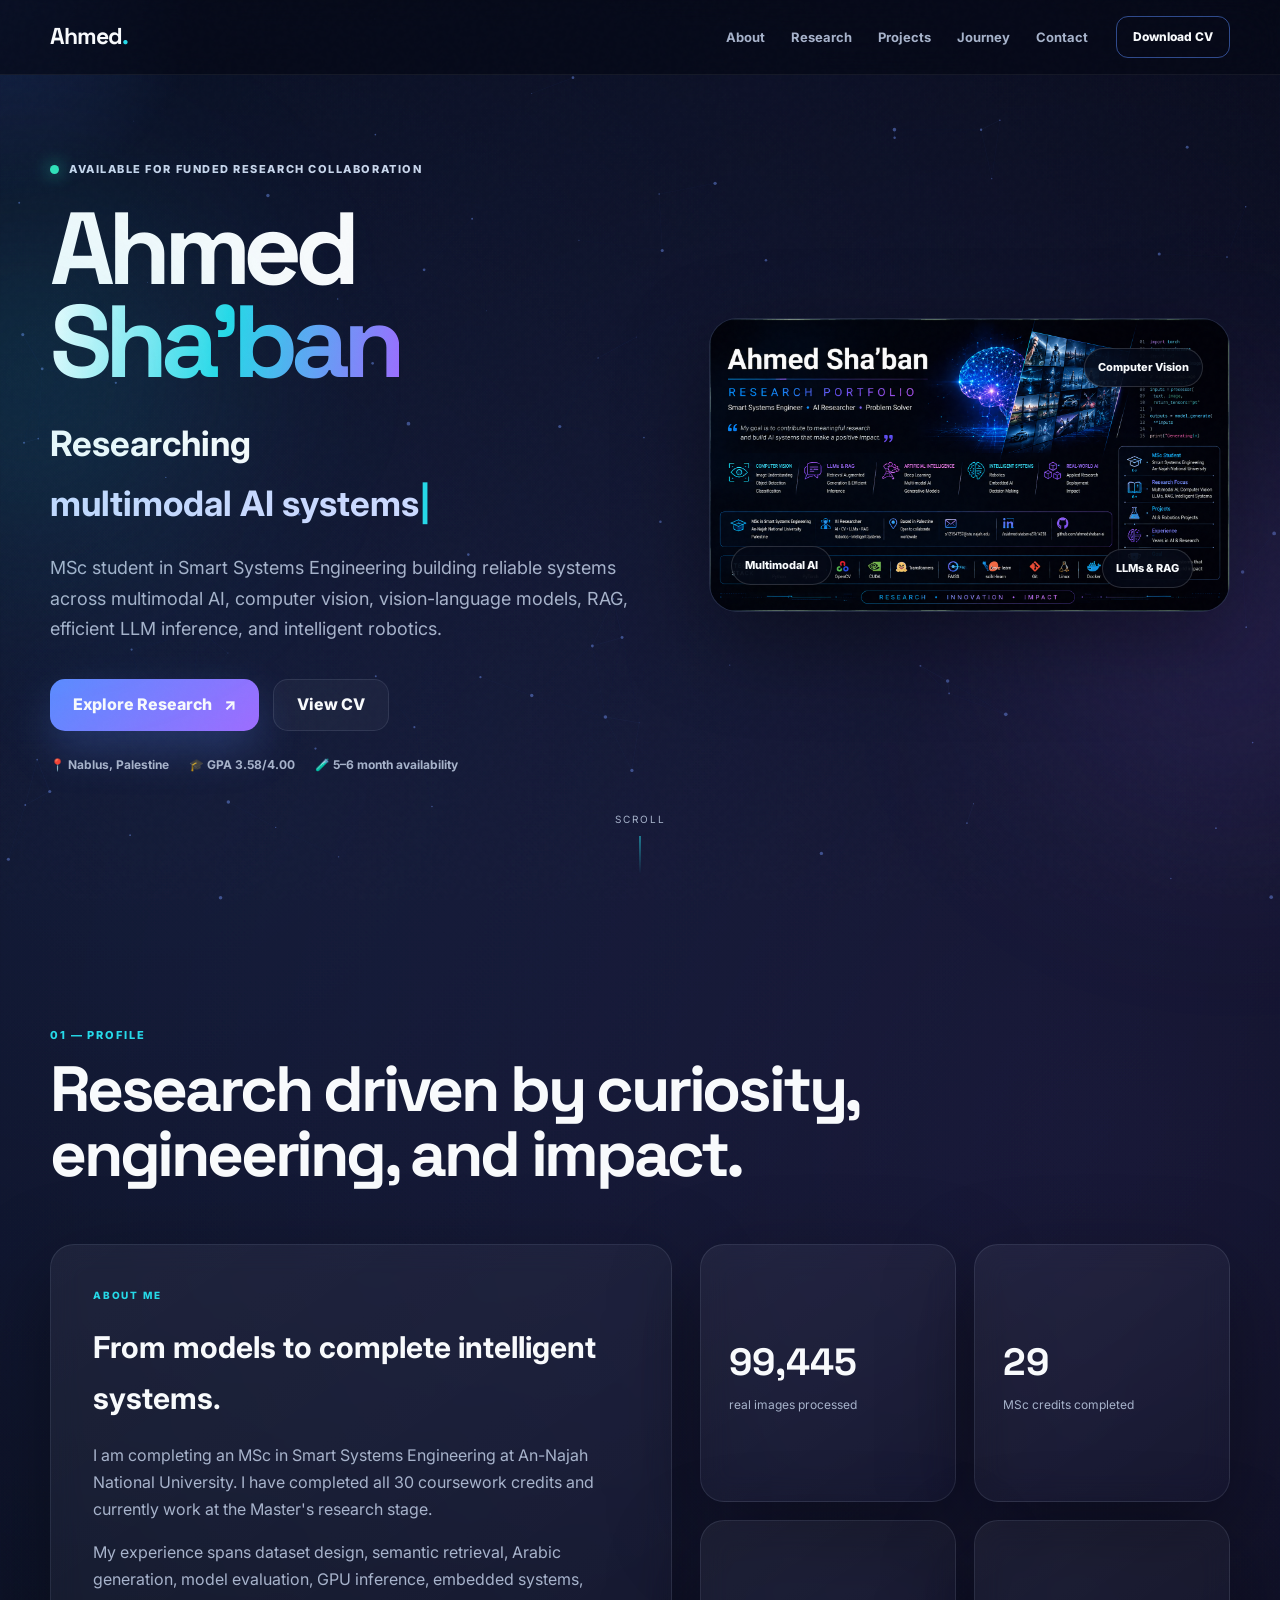
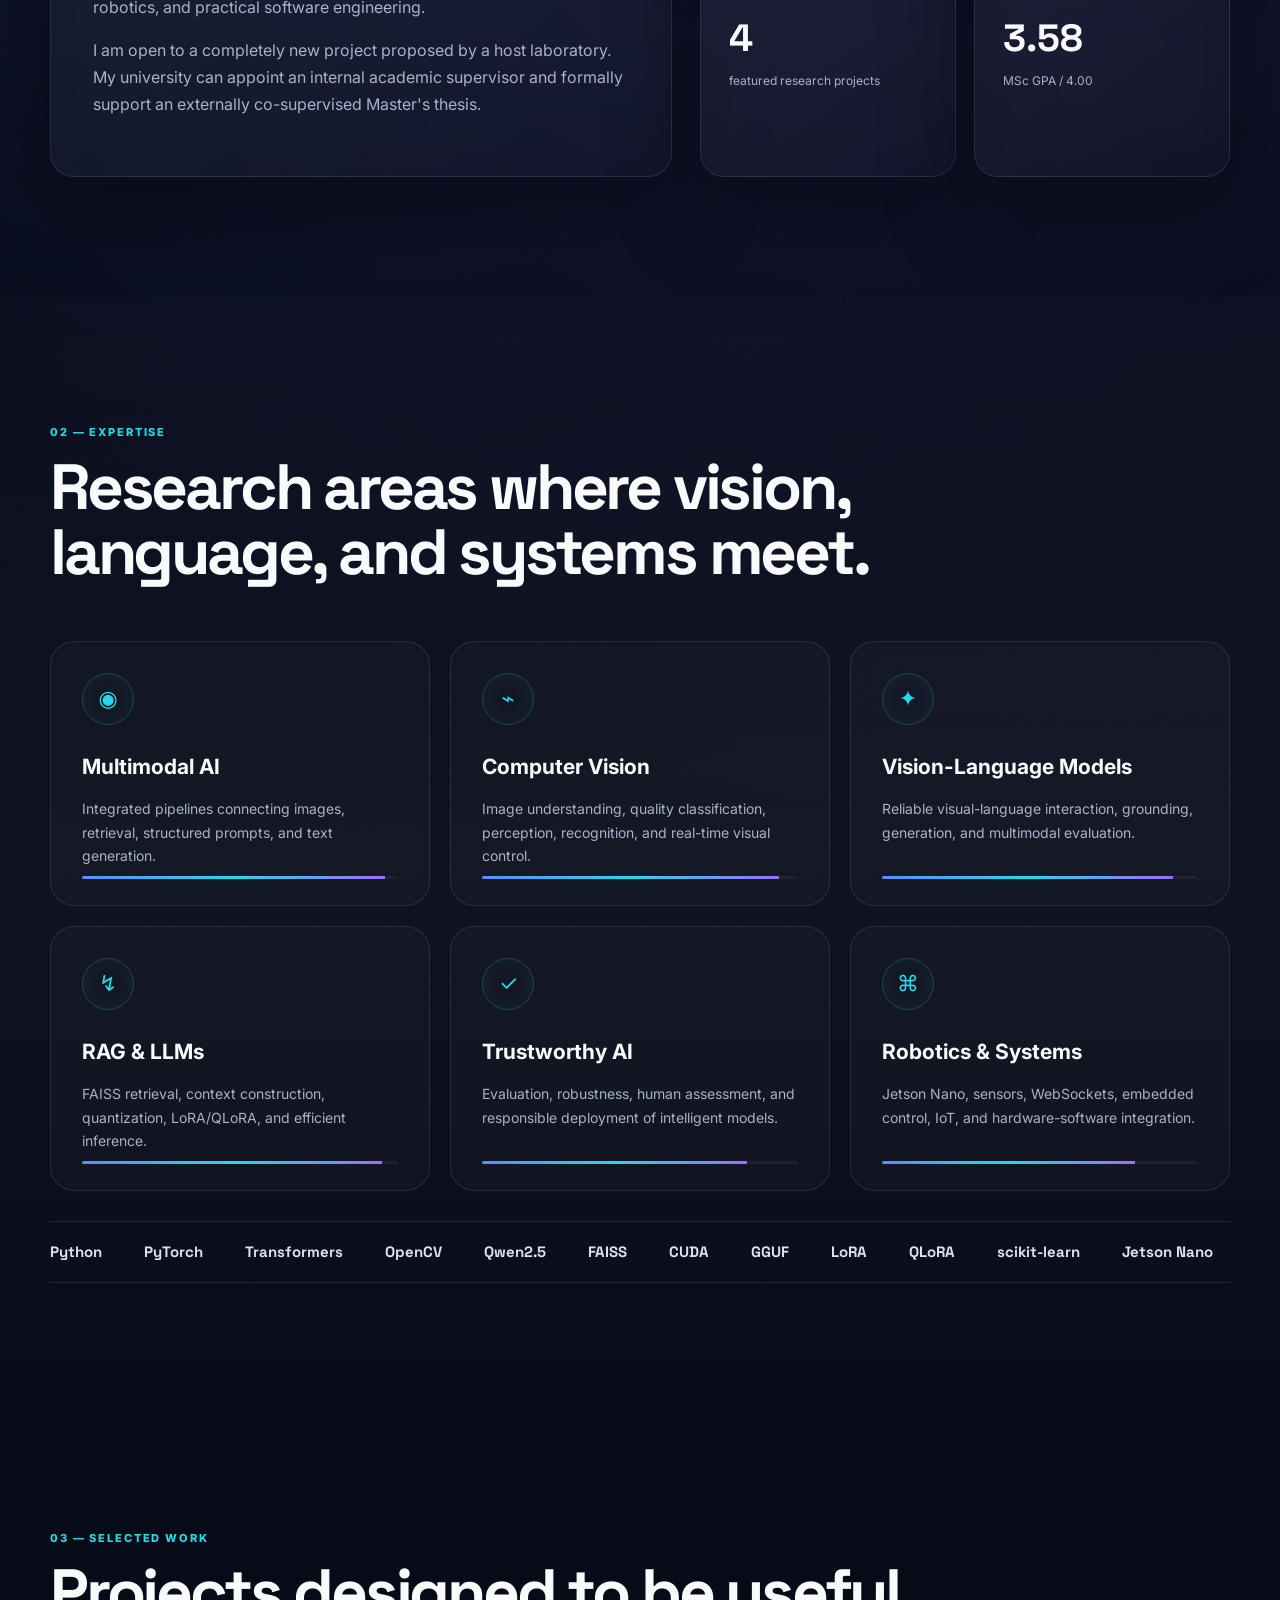
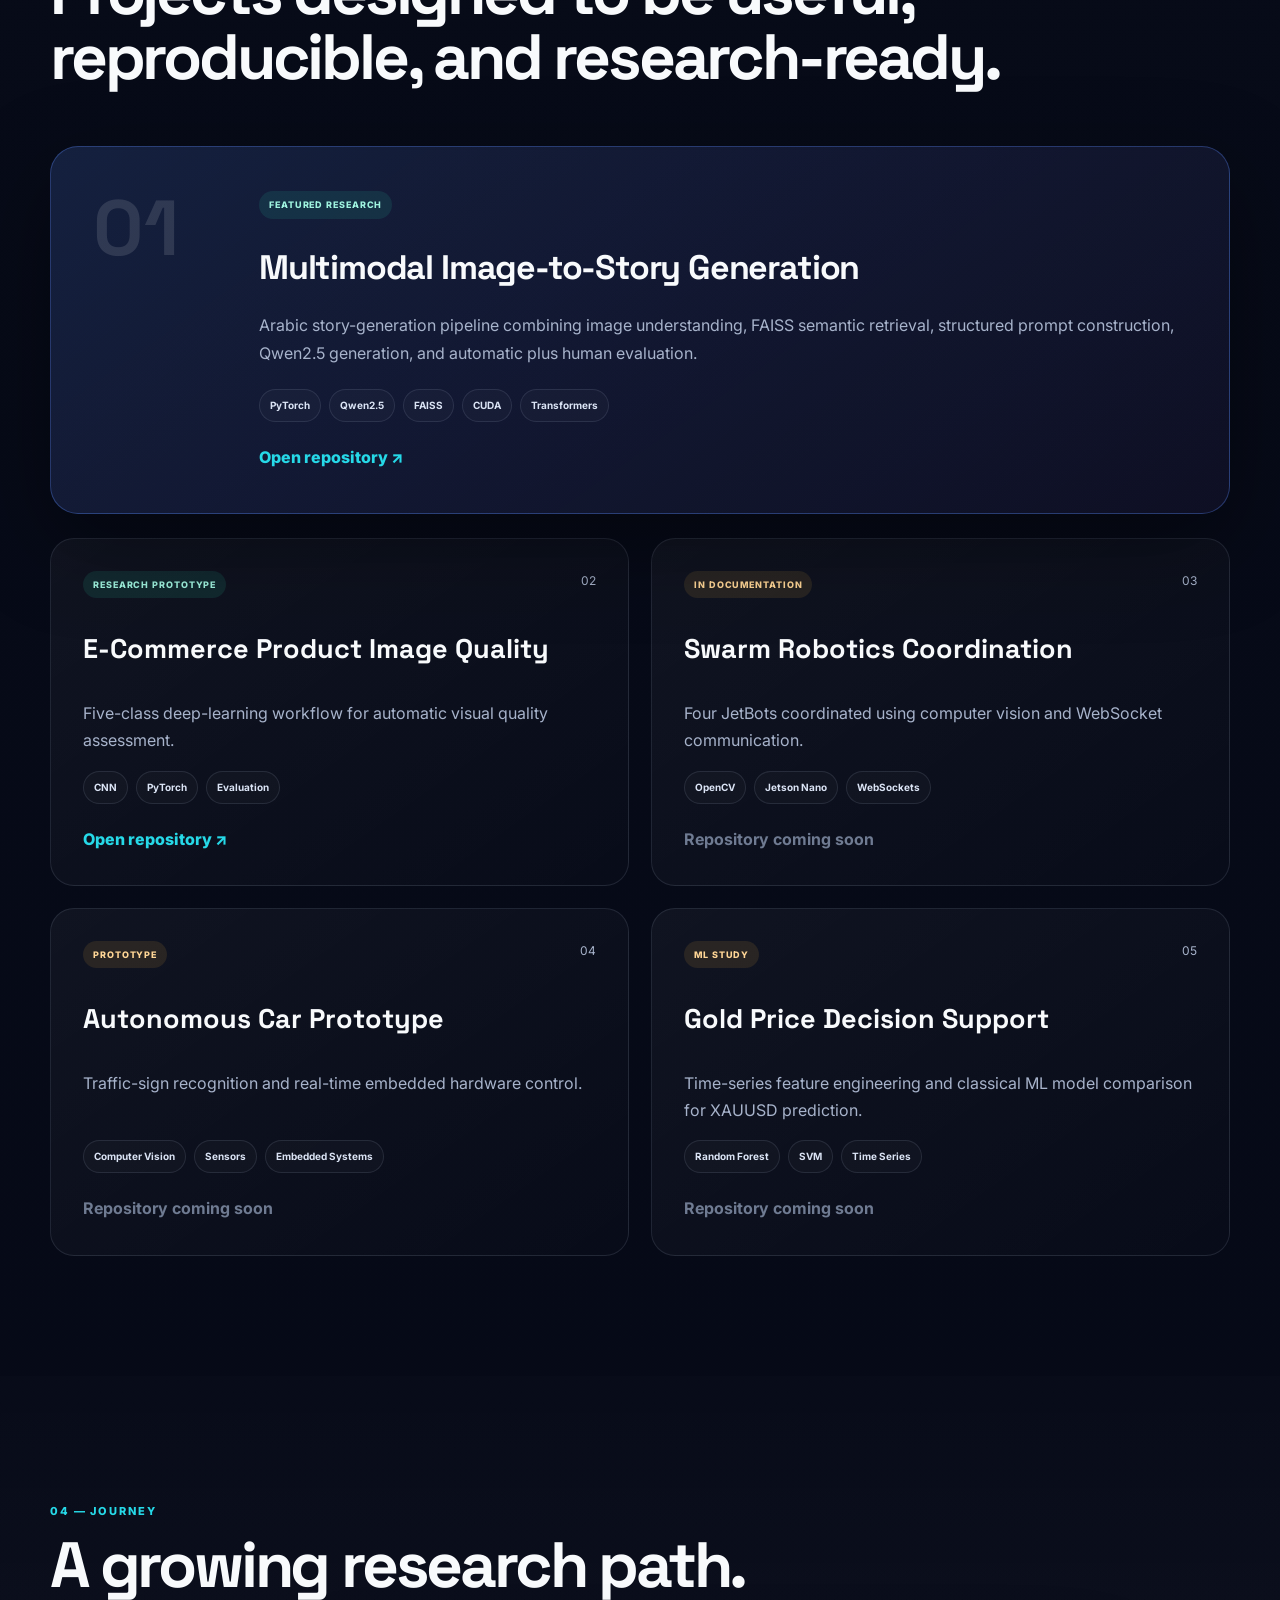
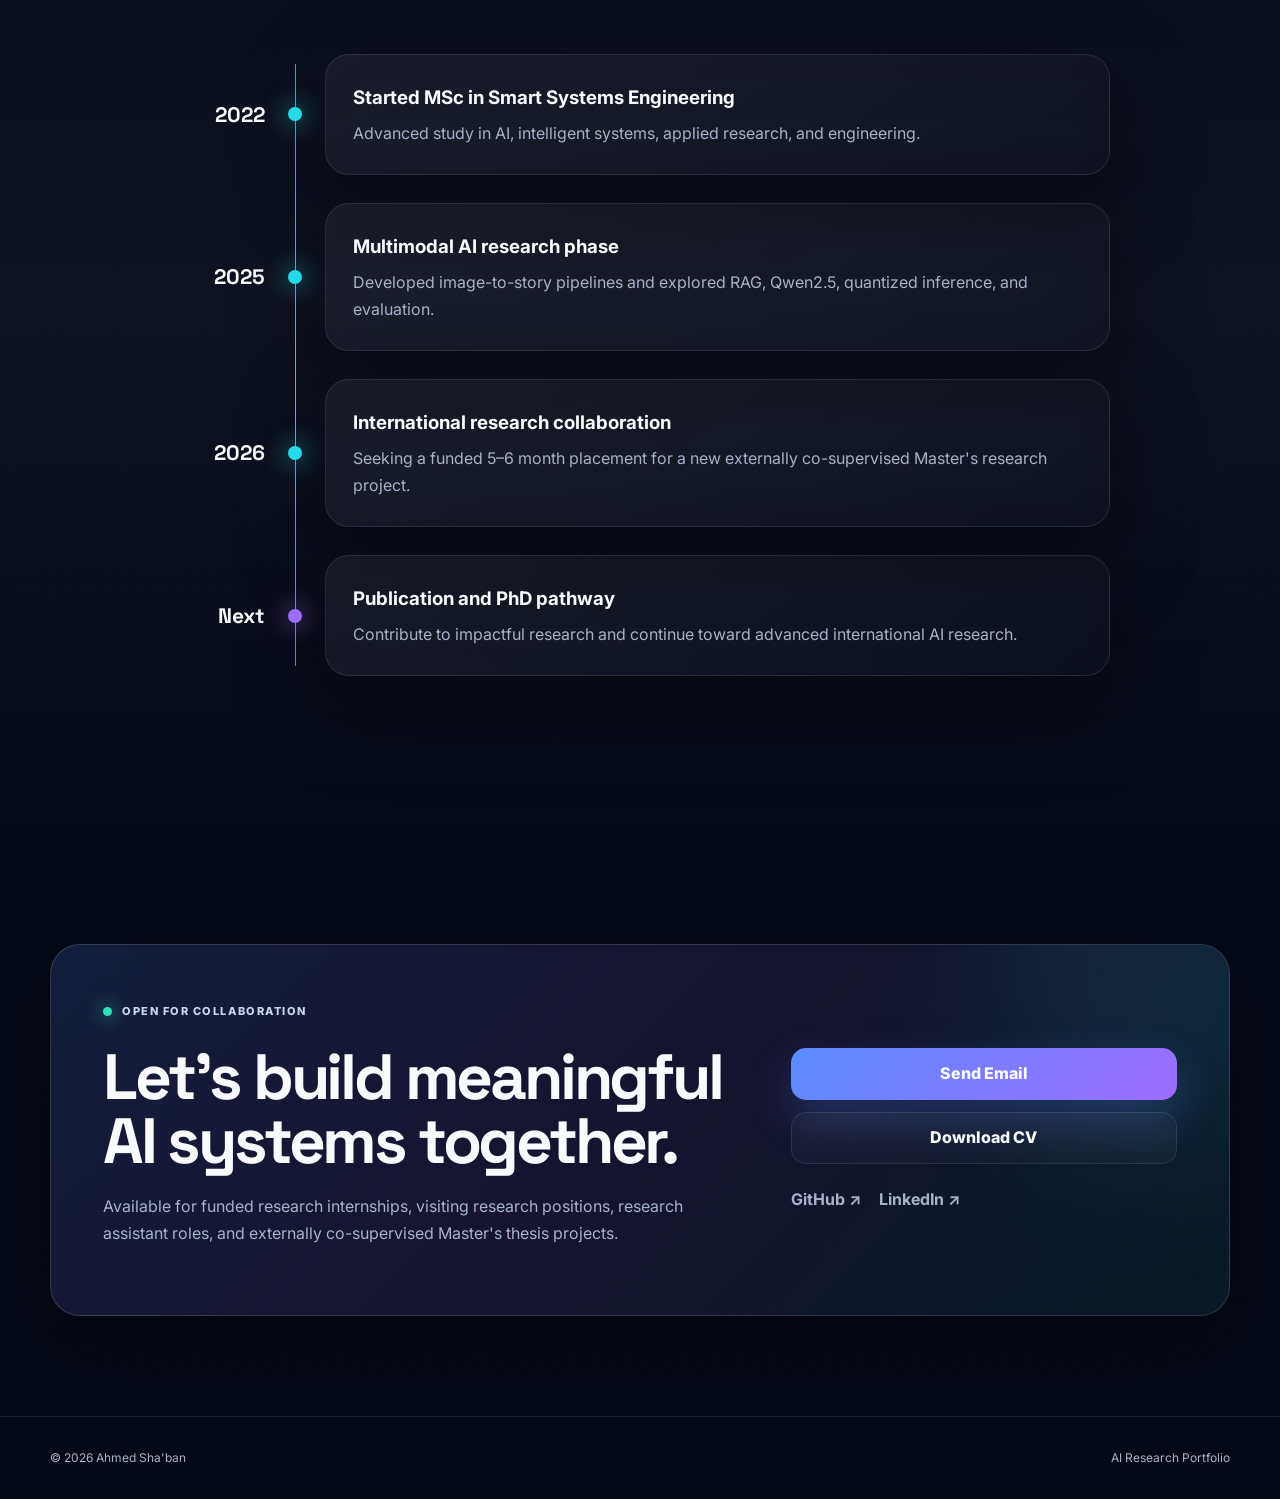
<file: index.html>
<!DOCTYPE html>
<html lang="en">
<head>
  <meta charset="UTF-8" />
  <meta name="viewport" content="width=device-width, initial-scale=1.0" />
  <meta name="description" content="Ahmed Sha'ban — AI Research Portfolio in Multimodal AI, Computer Vision, Vision-Language Models and RAG." />
  <meta name="theme-color" content="#050816" />
  <title>Ahmed Sha'ban | AI Research Portfolio</title>
  <link rel="preconnect" href="https://fonts.googleapis.com">
  <link rel="preconnect" href="https://fonts.gstatic.com" crossorigin>
  <link href="https://fonts.googleapis.com/css2?family=Inter:wght@400;500;600;700;800&family=Space+Grotesk:wght@500;600;700&display=swap" rel="stylesheet">
  <link rel="stylesheet" href="style.css" />
</head>
<body>
  <div class="noise"></div>
  <canvas id="space"></canvas>
  <div class="mouse-glow" id="mouseGlow"></div>

  <div class="intro" id="intro">
    <div class="intro-mark">AS<span>.</span></div>
    <div class="intro-line"></div>
    <div class="intro-text">AI Research Portfolio</div>
  </div>

  <header class="site-header">
    <nav class="nav container">
      <a class="brand" href="#home">Ahmed<span>.</span></a>
      <button class="menu-toggle" id="menuToggle" aria-label="Toggle menu">☰</button>
      <div class="nav-links" id="navLinks">
        <a href="#about">About</a>
        <a href="#research">Research</a>
        <a href="#projects">Projects</a>
        <a href="#journey">Journey</a>
        <a href="#contact">Contact</a>
      </div>
      <a class="nav-cta magnetic" href="assets/Ahmed_Shaban_CV.pdf" target="_blank">Download CV</a>
    </nav>
  </header>

  <main>
    <section class="hero section" id="home">
      <div class="orb orb-a"></div>
      <div class="orb orb-b"></div>
      <div class="grid-overlay"></div>

      <div class="container hero-grid">
        <div class="hero-copy reveal">
          <div class="eyebrow"><span></span> Available for funded research collaboration</div>
          <h1>Ahmed <span class="gradient-text">Sha'ban</span></h1>
          <h2>
            Researching
            <span class="typed-wrap"><span id="typedText"></span><span class="cursor">|</span></span>
          </h2>
          <p>
            MSc student in Smart Systems Engineering building reliable systems across
            multimodal AI, computer vision, vision-language models, RAG, efficient LLM inference,
            and intelligent robotics.
          </p>

          <div class="hero-actions">
            <a class="btn primary magnetic" href="#projects">Explore Research <span>↗</span></a>
            <a class="btn secondary magnetic" href="assets/Ahmed_Shaban_CV.pdf" target="_blank">View CV</a>
          </div>

          <div class="hero-meta">
            <span>📍 Nablus, Palestine</span>
            <span>🎓 GPA 3.58/4.00</span>
            <span>🧪 5–6 month availability</span>
          </div>
        </div>

        <div class="hero-visual reveal">
          <div class="visual-frame tilt-card" data-tilt>
            <img src="assets/research-banner1.png" alt="Ahmed Sha'ban AI Research Portfolio" />
            <div class="visual-shine"></div>
            <div class="floating-chip chip-1">Multimodal AI</div>
            <div class="floating-chip chip-2">Computer Vision</div>
            <div class="floating-chip chip-3">LLMs & RAG</div>
          </div>
        </div>
      </div>

      <a class="scroll-cue" href="#about">
        <span>Scroll</span>
        <i></i>
      </a>
    </section>

    <section class="section" id="about">
      <div class="container">
        <div class="section-heading reveal">
          <span>01 — Profile</span>
          <h2>Research driven by curiosity, engineering, and impact.</h2>
        </div>

        <div class="about-grid">
          <article class="glass-card large-card reveal">
            <div class="card-label">About me</div>
            <h3>From models to complete intelligent systems.</h3>
            <p>
              I am completing an MSc in Smart Systems Engineering at An-Najah National University.
              I have completed all 30 coursework credits and currently work at the Master's research stage.
            </p>
            <p>
              My experience spans dataset design, semantic retrieval, Arabic generation,
              model evaluation, GPU inference, embedded systems, robotics, and practical software engineering.
            </p>
            <p>
              I am open to a completely new project proposed by a host laboratory. My university can appoint
              an internal academic supervisor and formally support an externally co-supervised Master's thesis.
            </p>
          </article>

          <div class="metric-grid">
            <div class="metric glass-card reveal">
              <strong data-count="100000">0</strong>
              <span>real images processed</span>
            </div>
            <div class="metric glass-card reveal">
              <strong data-count="30">0</strong>
              <span>MSc credits completed</span>
            </div>
            <div class="metric glass-card reveal">
              <strong data-count="5">0</strong>
              <span>featured research projects</span>
            </div>
            <div class="metric glass-card reveal">
              <strong>3.58</strong>
              <span>MSc GPA / 4.00</span>
            </div>
          </div>
        </div>
      </div>
    </section>

    <section class="section dark-band" id="research">
      <div class="container">
        <div class="section-heading reveal">
          <span>02 — Expertise</span>
          <h2>Research areas where vision, language, and systems meet.</h2>
        </div>

        <div class="research-grid">
          <article class="research-card reveal">
            <div class="icon-orbit"><span>◉</span></div>
            <h3>Multimodal AI</h3>
            <p>Integrated pipelines connecting images, retrieval, structured prompts, and text generation.</p>
            <div class="mini-progress"><i style="--w:96%"></i></div>
          </article>
          <article class="research-card reveal">
            <div class="icon-orbit"><span>⌁</span></div>
            <h3>Computer Vision</h3>
            <p>Image understanding, quality classification, perception, recognition, and real-time visual control.</p>
            <div class="mini-progress"><i style="--w:94%"></i></div>
          </article>
          <article class="research-card reveal">
            <div class="icon-orbit"><span>✦</span></div>
            <h3>Vision-Language Models</h3>
            <p>Reliable visual-language interaction, grounding, generation, and multimodal evaluation.</p>
            <div class="mini-progress"><i style="--w:92%"></i></div>
          </article>
          <article class="research-card reveal">
            <div class="icon-orbit"><span>↯</span></div>
            <h3>RAG & LLMs</h3>
            <p>FAISS retrieval, context construction, quantization, LoRA/QLoRA, and efficient inference.</p>
            <div class="mini-progress"><i style="--w:95%"></i></div>
          </article>
          <article class="research-card reveal">
            <div class="icon-orbit"><span>✓</span></div>
            <h3>Trustworthy AI</h3>
            <p>Evaluation, robustness, human assessment, and responsible deployment of intelligent models.</p>
            <div class="mini-progress"><i style="--w:84%"></i></div>
          </article>
          <article class="research-card reveal">
            <div class="icon-orbit"><span>⌘</span></div>
            <h3>Robotics & Systems</h3>
            <p>Jetson Nano, sensors, WebSockets, embedded control, IoT, and hardware-software integration.</p>
            <div class="mini-progress"><i style="--w:80%"></i></div>
          </article>
        </div>

        <div class="stack-marquee reveal">
          <div class="marquee-track">
            <span>Python</span><span>PyTorch</span><span>Transformers</span><span>OpenCV</span>
            <span>Qwen2.5</span><span>FAISS</span><span>CUDA</span><span>GGUF</span>
            <span>LoRA</span><span>QLoRA</span><span>scikit-learn</span><span>Jetson Nano</span>
            <span>Python</span><span>PyTorch</span><span>Transformers</span><span>OpenCV</span>
            <span>Qwen2.5</span><span>FAISS</span><span>CUDA</span><span>GGUF</span>
          </div>
        </div>
      </div>
    </section>

    <section class="section" id="projects">
      <div class="container">
        <div class="section-heading reveal">
          <span>03 — Selected Work</span>
          <h2>Projects designed to be useful, reproducible, and research-ready.</h2>
        </div>

        <div class="project-showcase">
          <article class="project-spotlight reveal tilt-card" data-tilt>
            <div class="project-number">01</div>
            <div>
              <span class="status live">Featured Research</span>
              <h3>Multimodal Image-to-Story Generation</h3>
              <p>
                Arabic story-generation pipeline combining image understanding, FAISS semantic retrieval,
                structured prompt construction, Qwen2.5 generation, and automatic plus human evaluation.
              </p>
              <div class="chips">
                <span>PyTorch</span><span>Qwen2.5</span><span>FAISS</span><span>CUDA</span><span>Transformers</span>
              </div>
              <a href="https://github.com/ahmedshaban-ai/multimodal-image-to-story-generation" target="_blank">Open repository ↗</a>
            </div>
          </article>

          <div class="projects-grid">
            <article class="project-card reveal">
              <div class="project-top"><span class="status live">Research Prototype</span><span>02</span></div>
              <h3>E-Commerce Product Image Quality</h3>
              <p>Five-class deep-learning workflow for automatic visual quality assessment.</p>
              <div class="chips"><span>CNN</span><span>PyTorch</span><span>Evaluation</span></div>
              <a href="https://github.com/ahmedshaban-ai/deep-learning-image-quality" target="_blank">Open repository ↗</a>
            </article>

            <article class="project-card reveal">
              <div class="project-top"><span class="status build">In Documentation</span><span>03</span></div>
              <h3>Swarm Robotics Coordination</h3>
              <p>Four JetBots coordinated using computer vision and WebSocket communication.</p>
              <div class="chips"><span>OpenCV</span><span>Jetson Nano</span><span>WebSockets</span></div>
              <span class="muted">Repository coming soon</span>
            </article>

            <article class="project-card reveal">
              <div class="project-top"><span class="status build">Prototype</span><span>04</span></div>
              <h3>Autonomous Car Prototype</h3>
              <p>Traffic-sign recognition and real-time embedded hardware control.</p>
              <div class="chips"><span>Computer Vision</span><span>Sensors</span><span>Embedded Systems</span></div>
              <span class="muted">Repository coming soon</span>
            </article>

            <article class="project-card reveal">
              <div class="project-top"><span class="status build">ML Study</span><span>05</span></div>
              <h3>Gold Price Decision Support</h3>
              <p>Time-series feature engineering and classical ML model comparison for XAUUSD prediction.</p>
              <div class="chips"><span>Random Forest</span><span>SVM</span><span>Time Series</span></div>
              <span class="muted">Repository coming soon</span>
            </article>
          </div>
        </div>
      </div>
    </section>

    <section class="section dark-band" id="journey">
      <div class="container">
        <div class="section-heading reveal">
          <span>04 — Journey</span>
          <h2>A growing research path.</h2>
        </div>

        <div class="timeline">
          <div class="timeline-item reveal">
            <div class="timeline-year">2022</div>
            <div class="timeline-node"></div>
            <div class="timeline-card glass-card">
              <h3>Started MSc in Smart Systems Engineering</h3>
              <p>Advanced study in AI, intelligent systems, applied research, and engineering.</p>
            </div>
          </div>
          <div class="timeline-item reveal">
            <div class="timeline-year">2025</div>
            <div class="timeline-node"></div>
            <div class="timeline-card glass-card">
              <h3>Multimodal AI research phase</h3>
              <p>Developed image-to-story pipelines and explored RAG, Qwen2.5, quantized inference, and evaluation.</p>
            </div>
          </div>
          <div class="timeline-item reveal">
            <div class="timeline-year">2026</div>
            <div class="timeline-node"></div>
            <div class="timeline-card glass-card">
              <h3>International research collaboration</h3>
              <p>Seeking a funded 5–6 month placement for a new externally co-supervised Master's research project.</p>
            </div>
          </div>
          <div class="timeline-item reveal">
            <div class="timeline-year">Next</div>
            <div class="timeline-node future"></div>
            <div class="timeline-card glass-card">
              <h3>Publication and PhD pathway</h3>
              <p>Contribute to impactful research and continue toward advanced international AI research.</p>
            </div>
          </div>
        </div>
      </div>
    </section>

    <section class="section contact-section" id="contact">
      <div class="container">
        <div class="contact-panel reveal">
          <div class="contact-copy">
            <span class="eyebrow"><span></span> Open for collaboration</span>
            <h2>Let’s build meaningful AI systems together.</h2>
            <p>
              Available for funded research internships, visiting research positions,
              research assistant roles, and externally co-supervised Master's thesis projects.
            </p>
          </div>
          <div class="contact-actions">
            <a class="btn primary magnetic" href="mailto:s12154757@stu.najah.edu">Send Email</a>
            <a class="btn secondary magnetic" href="assets/Ahmed_Shaban_CV.pdf" target="_blank">Download CV</a>
            <div class="contact-links">
              <a href="https://github.com/ahmedshaban-ai" target="_blank">GitHub ↗</a>
              <a href="https://www.linkedin.com/in/ahmed-shaban-a37b14238/" target="_blank">LinkedIn ↗</a>
            </div>
          </div>
        </div>
      </div>
    </section>
  </main>

  <footer>
    <div class="container footer-inner">
      <span>© <span id="year"></span> Ahmed Sha'ban</span>
      <span>AI Research Portfolio</span>
    </div>
  </footer>

  <button id="toTop" class="to-top" aria-label="Back to top">↑</button>
  <script src="script.js"></script>
</body>
</html>
</file>
<file: style.css>
:root{
  --bg:#050816;
  --bg2:#090f23;
  --surface:rgba(12,20,42,.68);
  --surface2:rgba(255,255,255,.035);
  --line:rgba(148,163,184,.16);
  --text:#f8fafc;
  --muted:#a7b3cb;
  --blue:#5b8cff;
  --cyan:#26d9e8;
  --violet:#9e6cff;
  --green:#31e0b8;
  --amber:#f5b942;
  --shadow:0 30px 90px rgba(0,0,0,.38);
}
*{box-sizing:border-box}
html{scroll-behavior:smooth}
body{
  margin:0;
  color:var(--text);
  background:
    radial-gradient(circle at 12% 12%,rgba(91,140,255,.13),transparent 28%),
    radial-gradient(circle at 86% 18%,rgba(158,108,255,.10),transparent 26%),
    linear-gradient(180deg,#050816,#070b18 45%,#050816);
  font-family:Inter,system-ui,sans-serif;
  line-height:1.7;
  overflow-x:hidden;
}
a{color:inherit;text-decoration:none}
img{display:block;max-width:100%}
button{font:inherit}
.container{width:min(1180px,calc(100% - 40px));margin:auto}
.section{position:relative;padding:120px 0}
.dark-band{background:linear-gradient(180deg,rgba(255,255,255,.012),rgba(255,255,255,.04),rgba(255,255,255,.012))}
.noise{
  position:fixed;inset:0;pointer-events:none;z-index:9998;opacity:.04;
  background-image:url("data:image/svg+xml,%3Csvg viewBox='0 0 180 180' xmlns='http://www.w3.org/2000/svg'%3E%3Cfilter id='n'%3E%3CfeTurbulence type='fractalNoise' baseFrequency='.9' numOctaves='4' stitchTiles='stitch'/%3E%3C/filter%3E%3Crect width='100%25' height='100%25' filter='url(%23n)' opacity='.4'/%3E%3C/svg%3E")
}
#space{position:fixed;inset:0;width:100%;height:100%;z-index:-2;opacity:.68}
.mouse-glow{
  width:420px;height:420px;border-radius:50%;position:fixed;z-index:-1;pointer-events:none;
  background:radial-gradient(circle,rgba(77,133,255,.16),rgba(77,133,255,0) 68%);
  transform:translate(-50%,-50%);transition:opacity .2s
}
.intro{
  position:fixed;inset:0;background:#050816;z-index:9999;display:grid;place-items:center;
  align-content:center;gap:18px;transition:opacity .7s ease,visibility .7s ease
}
.intro.hide{opacity:0;visibility:hidden}
.intro-mark{font-family:"Space Grotesk";font-size:74px;font-weight:800;letter-spacing:-.08em}
.intro-mark span{color:var(--cyan)}
.intro-line{width:0;height:2px;background:linear-gradient(90deg,var(--blue),var(--cyan),var(--violet));animation:introLine 1.1s ease forwards}
.intro-text{text-transform:uppercase;letter-spacing:.3em;font-size:11px;color:var(--muted);opacity:0;animation:introText .5s .7s forwards}
@keyframes introLine{to{width:190px}}
@keyframes introText{to{opacity:1}}

.site-header{
  position:fixed;inset:0 0 auto;z-index:1000;background:rgba(5,8,22,.68);
  border-bottom:1px solid rgba(255,255,255,.06);backdrop-filter:blur(18px)
}
.nav{min-height:74px;display:flex;align-items:center;gap:28px}
.brand{font-family:"Space Grotesk";font-weight:800;font-size:23px;letter-spacing:-.04em}
.brand span{color:var(--cyan)}
.nav-links{margin-left:auto;display:flex;gap:26px}
.nav-links a{color:var(--muted);font-size:13px;font-weight:700;transition:.25s}
.nav-links a:hover{color:white}
.nav-cta{border:1px solid rgba(91,140,255,.5);padding:10px 16px;border-radius:12px;font-size:12px;font-weight:800}
.menu-toggle{display:none;margin-left:auto;border:0;background:none;color:white;font-size:25px}

.hero{min-height:100vh;padding-top:150px;display:grid;place-items:center}
.hero-grid{display:grid;grid-template-columns:1.06fr .94fr;gap:72px;align-items:center}
.hero-copy h1{font-family:"Space Grotesk";font-size:clamp(60px,8vw,112px);line-height:.91;letter-spacing:-.07em;margin:20px 0 26px}
.gradient-text{background:linear-gradient(100deg,#fff,var(--cyan),var(--violet));-webkit-background-clip:text;background-clip:text;color:transparent}
.hero-copy h2{font-size:clamp(22px,3vw,35px);margin:0 0 20px;min-height:58px}
.typed-wrap{display:inline-block;color:#cbd9ff}
.cursor{color:var(--cyan);animation:blink .72s infinite}
@keyframes blink{50%{opacity:0}}
.hero-copy p{max-width:700px;color:var(--muted);font-size:18px}
.eyebrow{display:inline-flex;align-items:center;gap:10px;text-transform:uppercase;letter-spacing:.14em;font-size:11px;font-weight:800;color:#c9d6ec}
.eyebrow span{width:9px;height:9px;border-radius:50%;background:var(--green);box-shadow:0 0 18px var(--green)}
.hero-actions{display:flex;gap:14px;flex-wrap:wrap;margin:34px 0 24px}
.btn{min-height:52px;padding:0 23px;border-radius:15px;display:inline-flex;align-items:center;justify-content:center;gap:12px;font-weight:800;transition:.25s}
.btn.primary{background:linear-gradient(135deg,var(--blue),var(--violet));box-shadow:0 18px 44px rgba(91,140,255,.25)}
.btn.secondary{background:rgba(255,255,255,.035);border:1px solid var(--line)}
.btn:hover{transform:translateY(-4px)}
.hero-meta{display:flex;gap:20px;flex-wrap:wrap;color:var(--muted);font-size:12px;font-weight:700}
.hero-visual{perspective:1100px}
.visual-frame{position:relative;border-radius:28px;overflow:hidden;background:var(--surface);border:1px solid var(--line);box-shadow:var(--shadow);transform-style:preserve-3d;transition:transform .12s ease-out}
.visual-frame img{aspect-ratio:16/9;object-fit:cover}
.visual-shine{position:absolute;inset:0;background:linear-gradient(115deg,transparent 20%,rgba(255,255,255,.14),transparent 55%);transform:translateX(-120%);animation:shine 5s infinite}
@keyframes shine{55%,100%{transform:translateX(130%)}}
.floating-chip{position:absolute;padding:9px 13px;border-radius:999px;background:rgba(5,8,22,.76);border:1px solid rgba(255,255,255,.15);backdrop-filter:blur(12px);font-size:11px;font-weight:800;box-shadow:0 10px 35px rgba(0,0,0,.3)}
.chip-1{left:4%;bottom:9%;animation:float 4.5s ease-in-out infinite}
.chip-2{right:5%;top:10%;animation:float 5.2s .6s ease-in-out infinite}
.chip-3{right:7%;bottom:8%;animation:float 4.8s 1s ease-in-out infinite}
@keyframes float{50%{transform:translateY(-10px)}}
.orb{position:absolute;border-radius:50%;filter:blur(105px);pointer-events:none}
.orb-a{width:360px;height:360px;background:rgba(38,217,232,.12);left:-150px;top:22%}
.orb-b{width:410px;height:410px;background:rgba(158,108,255,.12);right:-160px;bottom:8%}
.grid-overlay{position:absolute;inset:0;opacity:.12;pointer-events:none;background-image:linear-gradient(rgba(255,255,255,.06) 1px,transparent 1px),linear-gradient(90deg,rgba(255,255,255,.06) 1px,transparent 1px);background-size:54px 54px;mask-image:linear-gradient(to bottom,black,transparent 90%)}
.scroll-cue{position:absolute;bottom:26px;left:50%;transform:translateX(-50%);display:grid;place-items:center;gap:8px;color:var(--muted);font-size:10px;text-transform:uppercase;letter-spacing:.2em}
.scroll-cue i{width:1px;height:38px;background:linear-gradient(var(--cyan),transparent);animation:scrollLine 1.6s infinite}
@keyframes scrollLine{50%{transform:scaleY(.55);transform-origin:top}}

.section-heading{margin-bottom:56px}
.section-heading span{color:var(--cyan);text-transform:uppercase;letter-spacing:.17em;font-size:11px;font-weight:800}
.section-heading h2{font-family:"Space Grotesk";font-size:clamp(40px,5vw,68px);line-height:1.02;letter-spacing:-.05em;margin:10px 0 0;max-width:950px}
.glass-card{background:linear-gradient(145deg,rgba(255,255,255,.055),rgba(255,255,255,.014));border:1px solid var(--line);border-radius:24px;box-shadow:var(--shadow);backdrop-filter:blur(14px)}
.about-grid{display:grid;grid-template-columns:1.08fr .92fr;gap:28px}
.large-card{padding:42px}
.card-label{text-transform:uppercase;letter-spacing:.18em;color:var(--cyan);font-size:10px;font-weight:800}
.large-card h3{font-size:30px;margin:18px 0}
.large-card p{color:var(--muted)}
.metric-grid{display:grid;grid-template-columns:repeat(2,1fr);gap:18px}
.metric{padding:28px;min-height:155px;display:flex;flex-direction:column;justify-content:center}
.metric strong{font-family:"Space Grotesk";font-size:38px}
.metric span{color:var(--muted);font-size:12px}

.research-grid{display:grid;grid-template-columns:repeat(3,1fr);gap:20px}
.research-card{position:relative;overflow:hidden;min-height:265px;padding:31px;border-radius:24px;background:rgba(255,255,255,.025);border:1px solid var(--line);transition:.28s}
.research-card::after{content:"";position:absolute;inset:auto -30% -55% -30%;height:120px;background:radial-gradient(circle,rgba(91,140,255,.16),transparent 70%);opacity:0;transition:.3s}
.research-card:hover{transform:translateY(-8px);border-color:rgba(38,217,232,.36)}
.research-card:hover::after{opacity:1}
.icon-orbit{width:52px;height:52px;border-radius:50%;display:grid;place-items:center;border:1px solid rgba(38,217,232,.25);box-shadow:inset 0 0 20px rgba(38,217,232,.07)}
.icon-orbit span{color:var(--cyan);font-size:22px}
.research-card h3{font-size:21px;margin:24px 0 12px}
.research-card p{color:var(--muted);font-size:14px;margin:0}
.mini-progress{position:absolute;left:31px;right:31px;bottom:26px;height:3px;background:rgba(255,255,255,.05);border-radius:99px;overflow:hidden}
.mini-progress i{display:block;width:var(--w);height:100%;background:linear-gradient(90deg,var(--blue),var(--cyan),var(--violet));transform:scaleX(0);transform-origin:left;transition:1.4s ease}
.research-card.visible .mini-progress i{transform:scaleX(1)}
.stack-marquee{overflow:hidden;margin-top:30px;border-block:1px solid var(--line);padding:17px 0}
.marquee-track{display:flex;width:max-content;gap:42px;animation:marquee 24s linear infinite}
.marquee-track span{color:#d9e3f7;font-family:"Space Grotesk";font-size:15px;font-weight:700}
@keyframes marquee{to{transform:translateX(-50%)}}

.project-showcase{display:grid;gap:24px}
.project-spotlight{position:relative;display:grid;grid-template-columns:140px 1fr;gap:26px;padding:42px;border-radius:28px;background:linear-gradient(145deg,rgba(91,140,255,.17),rgba(158,108,255,.055));border:1px solid rgba(91,140,255,.32);box-shadow:var(--shadow);transform-style:preserve-3d}
.project-number{font-family:"Space Grotesk";font-size:78px;font-weight:800;color:rgba(255,255,255,.12);line-height:1}
.project-spotlight h3{font-family:"Space Grotesk";font-size:34px;letter-spacing:-.035em;margin:20px 0 12px}
.project-spotlight p{color:var(--muted)}
.project-spotlight a,.project-card a{color:var(--cyan);font-weight:800}
.projects-grid{display:grid;grid-template-columns:repeat(2,1fr);gap:22px}
.project-card{min-height:315px;padding:32px;border-radius:24px;background:linear-gradient(145deg,rgba(255,255,255,.045),rgba(255,255,255,.012));border:1px solid var(--line);display:flex;flex-direction:column;transition:.28s}
.project-card:hover{transform:translateY(-7px);border-color:rgba(91,140,255,.4)}
.project-top{display:flex;justify-content:space-between;color:var(--muted);font-size:12px}
.project-card h3{font-family:"Space Grotesk";font-size:27px;margin:28px 0 12px}
.project-card p{color:var(--muted)}
.status{display:inline-block;padding:6px 10px;border-radius:999px;font-size:9px;text-transform:uppercase;letter-spacing:.1em;font-weight:800}
.status.live{background:rgba(49,224,184,.11);color:#9ff3df}
.status.build{background:rgba(245,185,66,.11);color:#ffd696}
.chips{display:flex;flex-wrap:wrap;gap:8px;margin:22px 0}
.chips span{padding:7px 10px;border-radius:999px;border:1px solid var(--line);background:rgba(255,255,255,.025);font-size:10px;color:#dbe4f5;font-weight:700}
.project-card .chips{margin-top:auto}
.muted{color:#6f7b92;font-weight:700}

.timeline{position:relative;max-width:940px;margin:auto}
.timeline::before{content:"";position:absolute;left:125px;top:10px;bottom:10px;width:1px;background:linear-gradient(var(--blue),var(--cyan),var(--violet))}
.timeline-item{display:grid;grid-template-columns:95px 32px 1fr;gap:14px;align-items:center;margin-bottom:28px}
.timeline-year{font-family:"Space Grotesk";font-size:21px;font-weight:800;text-align:right}
.timeline-node{width:14px;height:14px;border-radius:50%;background:var(--cyan);box-shadow:0 0 24px var(--cyan);justify-self:center;z-index:1}
.timeline-node.future{background:var(--violet);box-shadow:0 0 24px var(--violet)}
.timeline-card{padding:27px}
.timeline-card h3{margin:0 0 6px}
.timeline-card p{margin:0;color:var(--muted)}

.contact-section{padding-bottom:100px}
.contact-panel{position:relative;overflow:hidden;padding:52px;border-radius:30px;background:linear-gradient(135deg,rgba(91,140,255,.17),rgba(158,108,255,.11),rgba(38,217,232,.08));border:1px solid rgba(255,255,255,.14);display:grid;grid-template-columns:1.25fr .75fr;gap:44px;align-items:center;box-shadow:var(--shadow)}
.contact-panel::before{content:"";position:absolute;width:360px;height:360px;border-radius:50%;background:rgba(38,217,232,.09);filter:blur(70px);right:-120px;top:-150px}
.contact-copy h2{font-family:"Space Grotesk";font-size:clamp(40px,5vw,66px);letter-spacing:-.05em;line-height:1;margin:20px 0}
.contact-copy p{color:var(--muted);max-width:740px}
.contact-actions{display:grid;gap:12px;position:relative}
.contact-links{display:flex;gap:18px;padding-top:10px}
.contact-links a{color:var(--muted);font-weight:700}
.contact-links a:hover{color:var(--cyan)}

footer{border-top:1px solid var(--line);color:var(--muted);font-size:12px}
.footer-inner{min-height:82px;display:flex;justify-content:space-between;align-items:center}
.to-top{position:fixed;right:22px;bottom:22px;width:46px;height:46px;border-radius:15px;background:rgba(9,15,35,.9);border:1px solid var(--line);color:white;cursor:pointer;display:none;z-index:100}
.to-top.show{display:block}
.reveal{opacity:0;transform:translateY(28px);transition:opacity .75s ease,transform .75s ease}
.reveal.visible{opacity:1;transform:none}

@media(max-width:940px){
  .nav-links{display:none;position:absolute;top:74px;left:20px;right:20px;padding:20px;border-radius:18px;background:#0a1023;border:1px solid var(--line);flex-direction:column}
  .nav-links.open{display:flex}
  .menu-toggle{display:block}
  .nav-cta{display:none}
  .hero-grid,.about-grid,.contact-panel{grid-template-columns:1fr}
  .hero-visual{max-width:760px}
  .research-grid{grid-template-columns:repeat(2,1fr)}
}
@media(max-width:650px){
  .section{padding:86px 0}
  .hero{padding-top:120px}
  .hero-copy h1{font-size:58px}
  .hero-meta{display:grid;gap:7px}
  .metric-grid,.research-grid,.projects-grid{grid-template-columns:1fr}
  .project-spotlight{grid-template-columns:1fr;padding:30px}
  .project-number{font-size:54px}
  .timeline::before{left:16px}
  .timeline-item{grid-template-columns:32px 1fr}
  .timeline-year{grid-column:2;grid-row:1;text-align:left;font-size:15px}
  .timeline-node{grid-column:1;grid-row:1 / span 2}
  .timeline-card{grid-column:2}
  .contact-panel{padding:34px}
  .footer-inner{flex-direction:column;justify-content:center;gap:4px}
}
</file>
